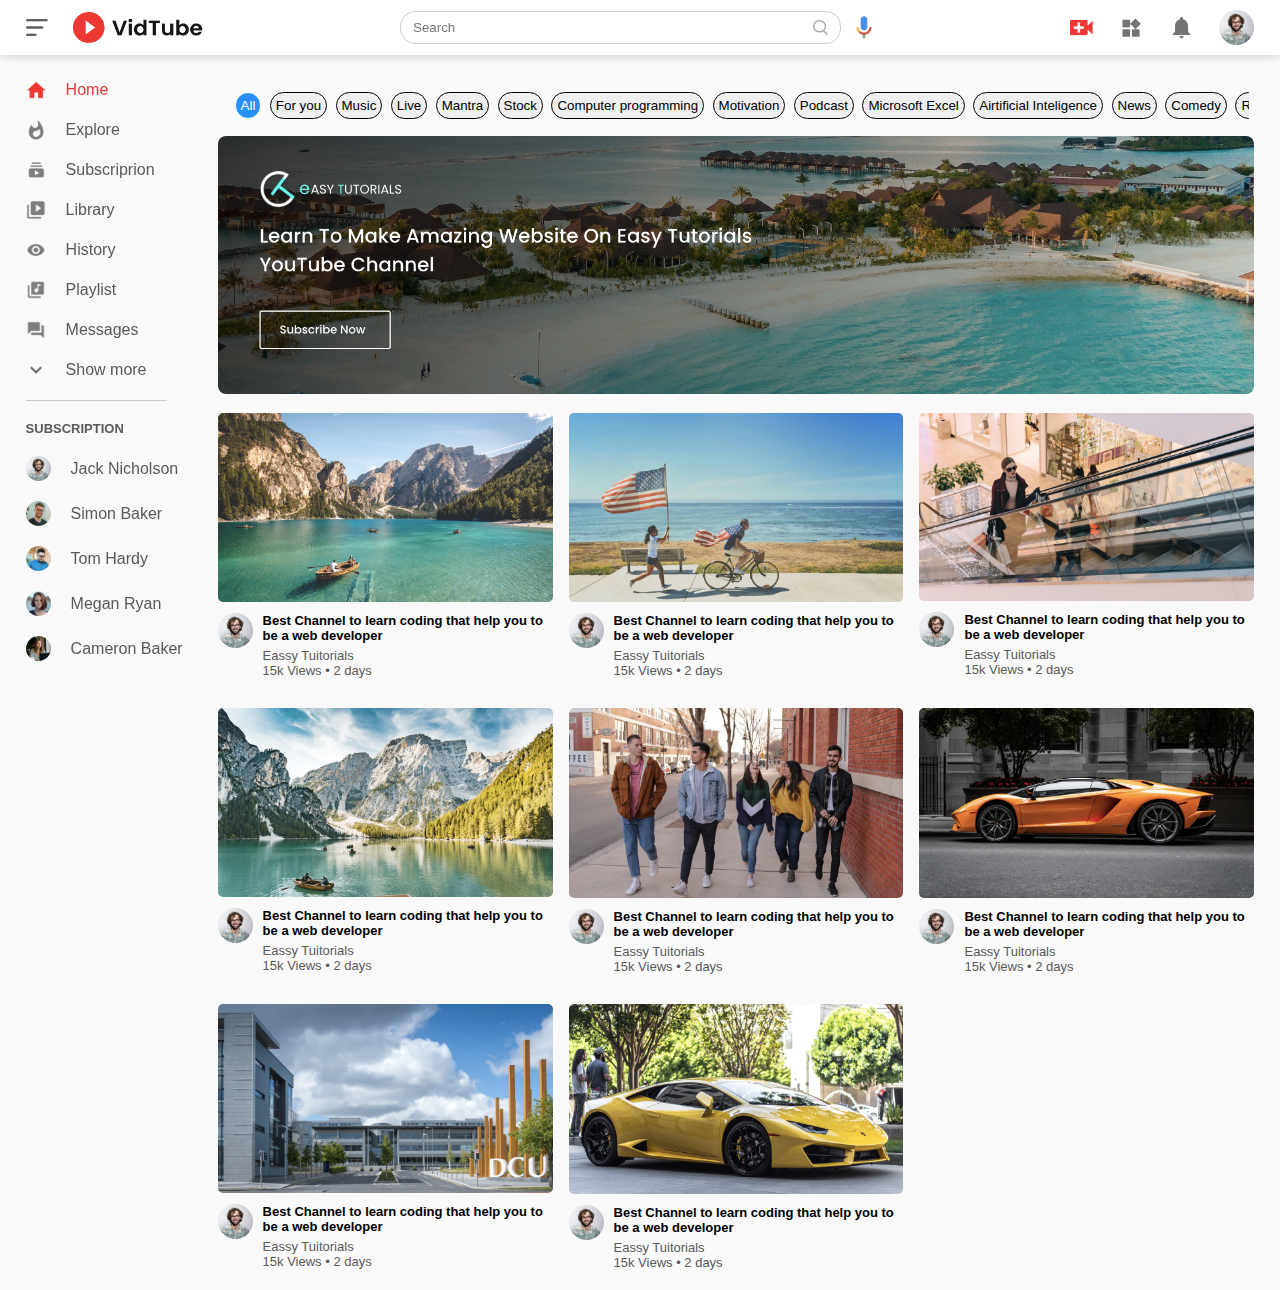
<file: index.html>
<!DOCTYPE html>
<html lang="en">
<head>
    <meta charset="UTF-8">
    <meta http-equiv="X-UA-Compatible" content="IE=edge">
    <meta name="viewport" content="width=device-width, initial-scale=1.0">
    <title>VidTude Clone</title>
    <link rel="stylesheet" href="style.css">
</head>
<body>

    <!-- ----------- nav-bar---------- -->

    <nav class="flex-div">
        <div class="nav-left flex-div">
            <img src="images/menu.png" class="menu-icon">
            <img src="images/logo.png" class="logo">
        </div>
        <div class="nav-middle flex-div">
            <div class="search-box flex-div">
                <input type="text" placeholder="Search">
                <img src="images/search.png">
            </div>
            <img src="images/voice-search.png" class="mic-icon">
        </div>
        <div class="nav-right flex-div">
            <img src="images/upload.png">
            <img src="images/more.png">
            <img src="images/notification.png">
            <img src="images/Jack.png" class="user-icon">
        </div>
    </nav>

  <!-- ---------side bar--------- -->

     <div class="sidebar">
        <div class="shortcut-links">
            <a href=""><img src="images/home.png"><p>Home</p></a>
            <a href=""><img src="images/explore.png"><p>Explore</p></a>
            <a href=""><img src="images/subscriprion.png"><p>Subscriprion</p></a>
            <a href=""><img src="images/library.png"><p>Library</p></a>
            <a href=""><img src="images/history.png"><p>History</p></a>
            <a href=""><img src="images/playlist.png"><p>Playlist</p></a>
            <a href=""><img src="images/messages.png"><p>Messages</p></a>
            <a href=""><img src="images/show-more.png"><p>Show more</p></a>
         <hr>
        </div>
        <div class="subscribed-list">
            <h3>SUBSCRIPTION</h3>
            <a href=""><img src="images/Jack.png"><p>Jack Nicholson</p></a>
            <a href=""><img src="images/simon.png"><p>Simon Baker</p></a>
            <a href=""><img src="images/tom.png"><p>Tom Hardy</p></a>
            <a href=""><img src="images/megan.png"><p>Megan Ryan</p></a>
            <a href=""><img src="images/cameron.png"><p>Cameron Baker</p></a>
            
        </div>
     </div>

     <!-- -----------main----------- -->
      
         <div class="container">
            <div class="items"  >
                <button class="all">All</button>
                <button class="item">For you</button>
                <button class="item">Music</button>
                <button class="item">Live</button>
                <button class="item">Mantra</button>
                <button class="item">Stock</button>
                <button class="item">Computer programming</button>
                <button class="item">Motivation</button>
                <button class="item">Podcast</button>
                <button class="item">Microsoft Excel</button>
                <button class="item">Airtificial Inteligence</button>
                <button class="item">News</button>
                <button class="item">Comedy</button>
                <button class="item">Recently watched</button>
                <button class="item">Watched</button>
                <button class="item">New to you</button>
                <button class="item">Horror</button>
                <button class="item">Item</button>
            </div>
            <div class="banner">
                <img src="images/banner.png">
            </div>
            <div class="list-container">
                <div class="vid-list">
                    <a href="play-video.html"><img src="images/thumbnail1.png" class="thumbnail"></a>
                    <div class="flex-div">
                        <img src="images/Jack.png">
                        <div class="vid-info">
                            <a href="play-video.html"> Best Channel to learn coding that help you to be a web developer</a>
                            <p>Eassy Tuitorials</p>
                            <p>15k Views &bull; 2 days</p>
                        </div>
                    </div>
                </div>
                <div class="vid-list">
                    <a href=""><img src="images/thumbnail2.png" class="thumbnail"></a>
                    <div class="flex-div">
                        <img src="images/Jack.png">
                        <div class="vid-info">
                            <a href=""> Best Channel to learn coding that help you to be a web developer</a>
                            <p>Eassy Tuitorials</p>
                            <p>15k Views &bull; 2 days</p>
                        </div>
                    </div>
                </div>
                <div class="vid-list">
                    <a href=""><img src="images/thumbnail3.png" class="thumbnail"></a>
                    <div class="flex-div">
                        <img src="images/Jack.png">
                        <div class="vid-info">
                            <a href=""> Best Channel to learn coding that help you to be a web developer</a>
                            <p>Eassy Tuitorials</p>
                            <p>15k Views &bull; 2 days</p>
                        </div>
                    </div>
                </div>
                <div class="vid-list">
                    <a href=""><img src="images/thumbnail4.png" class="thumbnail"></a>
                    <div class="flex-div">
                        <img src="images/Jack.png">
                        <div class="vid-info">
                            <a href=""> Best Channel to learn coding that help you to be a web developer</a>
                            <p>Eassy Tuitorials</p>
                            <p>15k Views &bull; 2 days</p>
                        </div>
                    </div>
                </div>
                <div class="vid-list">
                    <a href=""><img src="images/thumbnail5.png" class="thumbnail"></a>
                    <div class="flex-div">
                        <img src="images/Jack.png">
                        <div class="vid-info">
                            <a href=""> Best Channel to learn coding that help you to be a web developer</a>
                            <p>Eassy Tuitorials</p>
                            <p>15k Views &bull; 2 days</p>
                        </div>
                    </div>
                </div>
                <div class="vid-list">
                    <a href=""><img src="images/thumbnail6.png" class="thumbnail"></a>
                    <div class="flex-div">
                        <img src="images/Jack.png">
                        <div class="vid-info">
                            <a href=""> Best Channel to learn coding that help you to be a web developer</a>
                            <p>Eassy Tuitorials</p>
                            <p>15k Views &bull; 2 days</p>
                        </div>
                    </div>
                </div>
                <div class="vid-list">
                    <a href=""><img src="images/thumbnail7.png" class="thumbnail"></a>
                    <div class="flex-div">
                        <img src="images/Jack.png">
                        <div class="vid-info">
                            <a href=""> Best Channel to learn coding that help you to be a web developer</a>
                            <p>Eassy Tuitorials</p>
                            <p>15k Views &bull; 2 days</p>
                        </div>
                    </div>
                </div>
                <div class="vid-list">
                    <a href=""><img src="images/thumbnail8.png" class="thumbnail"></a>
                    <div class="flex-div">
                        <img src="images/Jack.png">
                        <div class="vid-info">
                            <a href=""> Best Channel to learn coding that help you to be a web developer</a>
                            <p>Eassy Tuitorials</p>
                            <p>15k Views &bull; 2 days</p>
                        </div>
                    </div>
                </div>
            </div>
         </div>


<script src="script.js"></script>
</body>
</html>
</file>
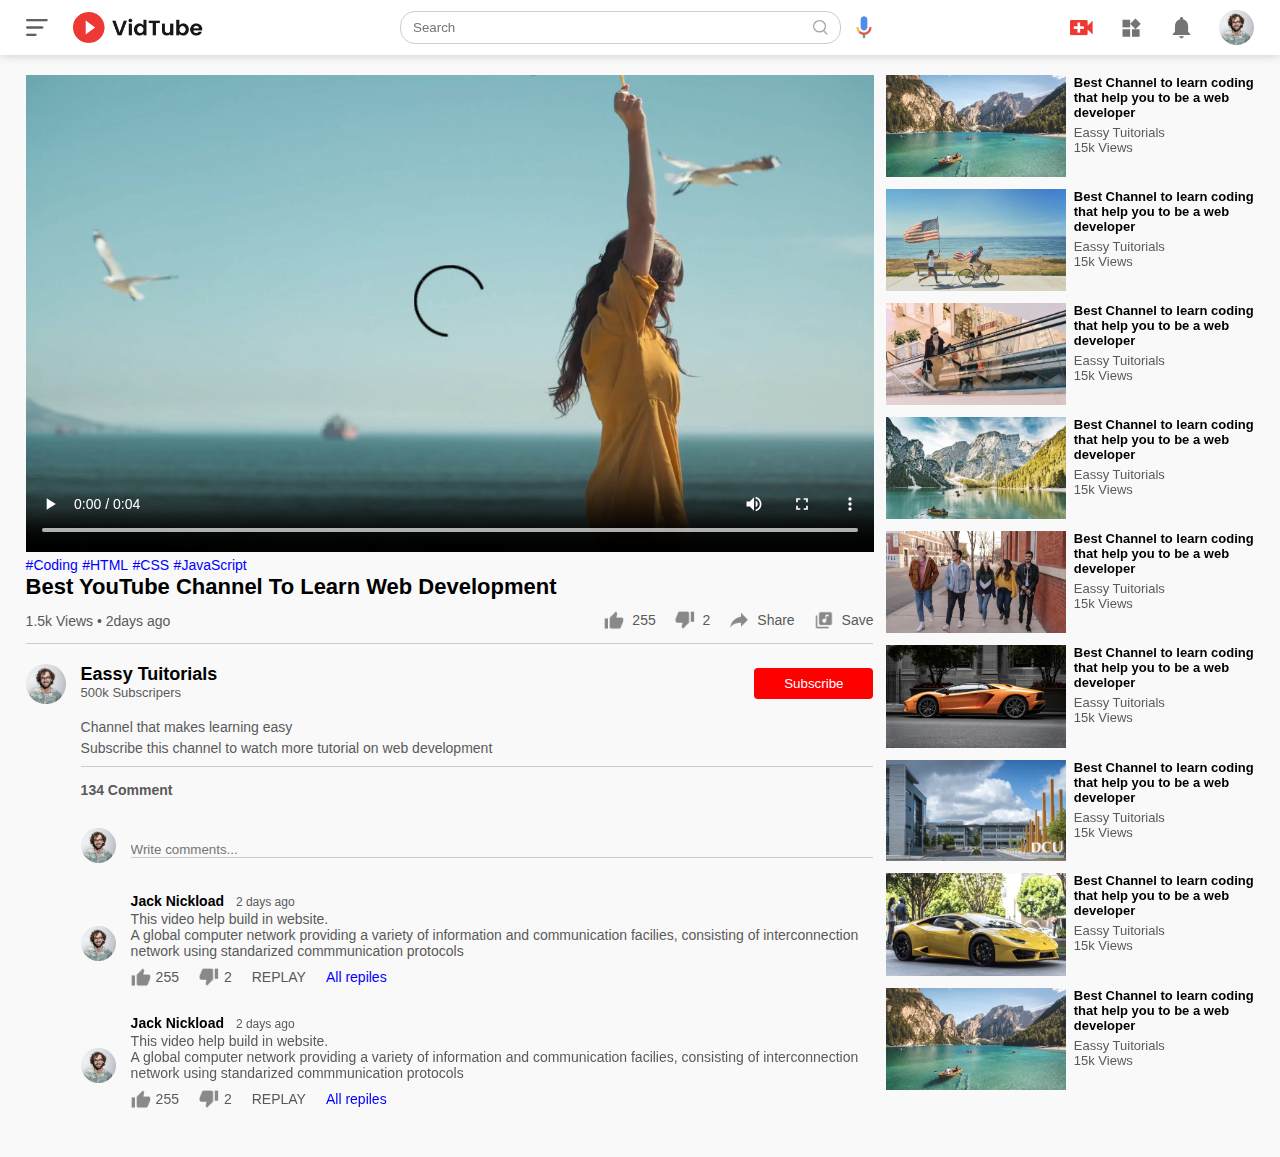
<file: play-video.html>
<!DOCTYPE html>
<html lang="en">
<head>
    <meta charset="UTF-8">
    <meta http-equiv="X-UA-Compatible" content="IE=edge">
    <meta name="viewport" content="width=device-width, initial-scale=1.0">
    <title>Play video - YouTube Clone</title>
    <link rel="stylesheet" href="style.css">
</head>
<body>
        <!-- --------------- nav bar ------------  -->

    <nav class="flex-div">
        <div class="nav-left flex-div">
            <img src="images/menu.png" class="menu-icon">
            <img src="images/logo.png" class="logo">
        </div>
        <div class="nav-middle flex-div">
            <div class="search-box flex-div">
                <input type="text" placeholder="Search">
                <img src="images/search.png">
            </div>
            <img src="images/voice-search.png" class="mic-icon">
        </div>
        <div class="nav-right flex-div">
            <img src="images/upload.png">
            <img src="images/more.png">
            <img src="images/notification.png">
            <img src="images/Jack.png" class="user-icon">
        </div>
    </nav>

        <!-- -------------- container --------------  -->

    <div class="container play-container">
        <div class="row">

            <div class="play-video">
                <video controls>
                    <source src="images/video.mp4" type="video/mp4">
                </video>
                <div class="tags">
                    <a href="">#Coding</a> <a href=""> #HTML</a> <a href=""> #CSS</a> <a href=""> #JavaScript</a>
                </div>
                <h3>Best YouTube Channel To Learn Web Development</h3>
                <div class="play-video-info">
                  <p>1.5k Views &bull; 2days ago</p>
                  <div>
                    <a href=""><img src="images/like.png">255</a>
                    <a href=""><img src="images/dislike.png">2</a>
                    <a href=""><img src="images/share.png">Share</a>
                    <a href=""><img src="images/save.png">Save</a>
                  </div>
                </div>
                <hr>
                <div class="publisher">
                  <img src="images/Jack.png">
                  <div>
                    <p>Eassy Tuitorials</p>
                    <span>500k Subscripers</span>
                  </div>
                  <button type="button">Subscribe</button>
                </div>
                <div class="vid-description">
                  <p>Channel that makes learning easy</p>
                  <p>Subscribe this channel to watch more tutorial on web development</p>
                  <hr>
                  <h4>134 Comment</h4>

                  <div class="add-comment">
                    <img src="images/Jack.png">
                    <input type="text" placeholder="Write comments...">
                  </div>
                  <div class="old-comment">
                    <img src="images/Jack.png">
                    <div>
                      <h3>Jack Nickload <span> 2 days ago </span></h3>
                      <p>This video help build in website.<br>A global computer network providing a variety of information and communication facilies, consisting of interconnection network using standarized commmunication protocols</p>
                      <div class="comment-action">
                        <img src="images/like.png">
                        <span>255</span>
                        <img src="images/dislike.png">
                        <span>2</span>
                        <span>REPLAY</span>
                        <a href="">All repiles</a>
                      </div>
                    </div> 
                  </div>

                  <div class="old-comment">
                    <img src="images/Jack.png">
                    <div>
                      <h3>Jack Nickload <span> 2 days ago </span></h3>
                      <p>This video help build in website.<br>A global computer network providing a variety of information and communication facilies, consisting of interconnection network using standarized commmunication protocols</p>
                      <div class="comment-action">
                        <img src="images/like.png">
                        <span>255</span>
                        <img src="images/dislike.png">
                        <span>2</span>
                        <span>REPLAY</span>
                        <a href="">All repiles</a>
                      </div>
                    </div>                   
                  </div>

                </div>

            </div>

            <div class="right-sidebar">

                <div class="side-video-list">
                    <a href="" class="small-thumbnail"><img src="images/thumbnail1.png"></a>
                  <div class="vid-info">
                    <a href=""> Best Channel to learn coding that help you to be a web developer</a>
                    <p>Eassy Tuitorials</p>
                    <p>15k Views</p>
                  </div>
                </div> 
                <div class="side-video-list">
                    <a href="" class="small-thumbnail"><img src="images/thumbnail2.png"></a>
                  <div class="vid-info">
                    <a href=""> Best Channel to learn coding that help you to be a web developer</a>
                    <p>Eassy Tuitorials</p>
                    <p>15k Views</p>
                  </div>
                </div>
                <div class="side-video-list">
                    <a href="" class="small-thumbnail"><img src="images/thumbnail3.png"></a>
                  <div class="vid-info">
                    <a href=""> Best Channel to learn coding that help you to be a web developer</a>
                    <p>Eassy Tuitorials</p>
                    <p>15k Views</p>
                  </div>
                </div>
                <div class="side-video-list">
                    <a href="" class="small-thumbnail"><img src="images/thumbnail4.png"></a>
                  <div class="vid-info">
                    <a href=""> Best Channel to learn coding that help you to be a web developer</a>
                    <p>Eassy Tuitorials</p>
                    <p>15k Views</p>
                  </div>
                </div>
                <div class="side-video-list">
                    <a href="" class="small-thumbnail"><img src="images/thumbnail5.png"></a>
                  <div class="vid-info">
                    <a href=""> Best Channel to learn coding that help you to be a web developer</a>
                    <p>Eassy Tuitorials</p>
                    <p>15k Views</p>
                  </div>
                </div>
                <div class="side-video-list">
                    <a href="" class="small-thumbnail"><img src="images/thumbnail6.png"></a>
                  <div class="vid-info">
                    <a href=""> Best Channel to learn coding that help you to be a web developer</a>
                    <p>Eassy Tuitorials</p>
                    <p>15k Views</p>
                  </div>
                </div>
                <div class="side-video-list">
                    <a href="" class="small-thumbnail"><img src="images/thumbnail7.png"></a>
                  <div class="vid-info">
                    <a href=""> Best Channel to learn coding that help you to be a web developer</a>
                    <p>Eassy Tuitorials</p>
                    <p>15k Views</p>
                  </div>
                </div>
                <div class="side-video-list">
                    <a href="" class="small-thumbnail"><img src="images/thumbnail8.png"></a>
                  <div class="vid-info">
                    <a href=""> Best Channel to learn coding that help you to be a web developer</a>
                    <p>Eassy Tuitorials</p>
                    <p>15k Views</p>
                  </div>
                </div>
                <div class="side-video-list">
                    <a href="" class="small-thumbnail"><img src="images/thumbnail1.png"></a>
                  <div class="vid-info">
                    <a href=""> Best Channel to learn coding that help you to be a web developer</a>
                    <p>Eassy Tuitorials</p>
                    <p>15k Views</p>
                  </div>
                </div>


            </div>

        </div>
    </div>
</body>
</html>
</file>
<file: style.css>
*{
    margin: 0;
    padding: 0;
    font-family: 'poppins', sans-serif;
    box-sizing: border-box;
    
}
a {
    text-decoration: none;
    color: #5a5a5a;
}
img{
    cursor: pointer;
}
.flex-div{
    display: flex;
    align-items: center;
}
nav{
    padding: 10px 2%;
    justify-content: space-between;
    box-shadow: 0 0 10px rgba(0, 0, 0, 0.2);
    background-color: #fff;
    position: sticky;
    top: 0;
    z-index: 10;
    
}
.nav-right img{
    width: 25px;
    margin-right: 25px;
}
.nav-right .user-icon{
    width: 35px;
    border-radius: 50%;
    margin-right: 0;
}
.nav-left .menu-icon{
    width: 22px;
    margin-right: 25px;
    color: #fff;
}
.nav-left .logo{
    width: 130px;
    
}
.nav-middle .mic-icon{
    width: 16px;
}
.nav-middle .search-box{
    border: 1px solid #ccc;
    margin-right: 15px;
    padding: 8px 12px;
    border-radius: 15px;
}
.nav-middle .search-box input{
    width: 400px;
    border: 0;
    outline: 0;
    background: transparent;
}
.nav-middle .search-box img{
    width: 15px;
}

/* ---------sidebar---------- */

.sidebar{
    
    width: 15%;
    height: 100vh;
    position: fixed;
    top: 0;
    padding-left: 2%;
    padding-top: 80px;
}
.shortcut-links a img{
    width: 20px;
    margin-right: 20px;
}
.shortcut-links a{
    display: flex;
    align-items: center;
    margin-bottom: 20px;
    width: fit-content;
    flex-wrap: wrap;
}
.shortcut-links a:first-child{
    color: #ed3833;
}
.sidebar hr{
    border: 0; 
    height: 1px;
    background: #ccc;
    width: 85%;
} 
.subscribed-list h3{
    font-size: 13px;
    margin: 20px 0;
    color: #5a5a5a;
}
.subscribed-list a{
    display: flex;
    align-items: center;
    margin-bottom: 20px;
    width: fit-content;
    flex-wrap: wrap;
}
.subscribed-list a img{
    width: 25px;
    border-radius: 50%;
    margin-right: 20px;
}
.small-sidebar{
    width: 5%;
}
.small-sidebar a p{
    display: none;
}
.small-sidebar h3{
    display: none;
}
.small-sidebar hr{
    width: 50%;
    margin-bottom: 25px;
}
   /*---------- Main Part ----------*/
.container{
    background-color: #f9f9f9;
    padding-left: 17%;
    padding-right: 2%;
    padding-top: 20px;
    padding-bottom: 20px;
}
.items{
    margin: 5px;
    padding: 10px;
    white-space: nowrap;
    overflow-x: scroll;
    
}
.all, .item{
    margin: 2px;
    padding: 5px;
    border: 1px solid;
    border-radius: 20px;
    cursor: pointer;
}
.active, .all,.item:hover {
    background-color: #288ff6;
    color: #fff;
}
    /* this is hide your scrollbar */
::-webkit-scrollbar {     
    display: none;
}
.large-container{
    padding-left: 7%;
}
.banner{
    width: 100%;
}
.banner img{
    width: 100%;
    border-radius: 8px;
}
.list-container{
    display: grid;
    grid-template-columns: repeat(auto-fit, minmax(250px, 1fr));
    grid-column-gap: 16px;
    grid-row-gap: 30px;
    margin-top: 15px;
}
.vid-list .thumbnail{
    width: 100%;
    border-radius: 5px; 
}
.vid-list .flex-div{
    align-items: flex-start;
    margin-top: 7px;
}
.vid-list .flex-div img{
    width: 35px;
    margin-right: 10px;
    border-radius: 50%;
}
.vid-info{
    color: #5a5a5a;
    font-size: 13px;
}
.vid-info a{
    color: #000;
    font-weight: 600;
    display: block;
    margin-bottom: 5px;
}

@media (max-width: 900px){
    .menu-icon{
        display: none;
    }
    .sidebar{
        display: none;
    }
    .container, .large-container{
        padding-left: 5%;
        padding-right: 5%;
    }
    .nav-right img{
        display: none;
    }
    .nav-right .user-icon{
        display: block;
        width: 30px;
    }
    .nav-middle .search-box input{
        width: 100px;
    }
    .nav-middle .mic-icon{
        display: none;
    }
    .logo{
        width: 90px; 
    }
}

/* -----------play-video page ---------- */

.play-container{
    padding-left: 2%;
}
.row{
    display: flex;
    justify-content: space-between;
    flex-wrap: wrap;
}
.play-video{
    flex-basis: 69%;
}
.right-sidebar{
    flex-basis: 30%;
}
.play-video video{
    width: 100%;
}

.side-video-list{
    display: flex;
    justify-content: space-between;
    margin-bottom: 8px;
}
.side-video-list img{
    width: 100%;
}
.side-video-list .small-thumbnail{
    flex-basis: 49%;
}
.side-video-list .vid-info{
    flex-basis: 49%;
}
.play-video .tags a{
    color: #0000ff;
    font-size: 14px;
}
.play-video h3{
    font-weight: 600;
    font-size: 22px;
}
.play-video .play-video-info{
    display: flex;
    align-items: center;
    justify-content: space-between;
    flex-wrap: wrap;
    margin-top: 10px;
    font-size: 14px;
    color: #5a5a5a;
}
.play-video .play-video-info a img{
    width: 20px;
    margin-right: 8px;
}
.play-video .play-video-info a{
    display: inline-flex;
    align-items: center;
    margin-left: 15px;
}
.play-video hr{
    border: 0;
    height: 1px;
    background: #ccc;
    margin: 10px 0;
}
.publisher{
    display: flex;
    align-items: center;
    margin-top: 20px;
}
.publisher div{
    flex: 1;
    line-height: 18px;
}
.publisher img{
    width: 40px;
    border-radius: 50%;
    margin-right: 15px;
}
.publisher div p{
    color: #000;
    font-weight: 600;
    font-size: 18px;
}
.publisher div span{
    font-size: 13px;
    color: #5a5a5a;
}
.publisher button{
    background: red;
    color: #fff;
    padding: 8px 30px;
    border: 0;
    outline: 0;
    border-radius: 4px;
    cursor: pointer;
}
.vid-description{
    padding-left: 55px;
    margin: 15px 0;
}
.vid-description p{
    font-size: 14px;
    margin-bottom: 5px;
    color: #5a5a5a;
}
.vid-description h4{
    font-size: 14px;
    color: #5a5a5a;
    margin-top: 15px;
}
.add-comment{
    display: flex;
    align-items: center;
    margin: 30px 0;
}
.add-comment img{
    width: 35px;
    border-radius: 50%;
    margin-right: 15px;
}
.add-comment input{
    border: 0;
    outline: 0;
    border-bottom: 1px solid #ccc;
    width: 100%;
    padding-top: 10px;
    background: transparent;
}
.old-comment{
    display: flex;
    align-items: center;
    margin: 20px 0;
}
.old-comment img{
    width: 35px;
    border-radius: 50%;
    margin-right: 15px;
}
.old-comment h3{
    font-size: 14px;
    margin-bottom: 2px;
}
.old-comment h3 span{
    font-size: 12px;
    color: #5a5a5a;
    font-weight: 500;
    margin-left: 8px;
}
.old-comment .comment-action {
    display: flex;
    align-items: center;
    margin: 8px 0;
    font-size: 14px;
}
.old-comment .comment-action img{
    border-radius: 0;
    width: 20px;
    margin-right: 5px;
}
.old-comment .comment-action span{
    margin-right: 20px;
    color: #5a5a5a;
}
.old-comment .comment-action a{
    color: #0000ff;
}

@media (max-width:900px){
    .play-video{
        flex-basis: 100%;
    }
    .right-sidebar{
        flex-basis: 100%;
    }
    .play-container{
        padding-left: 5%;
    }
    .vid-description{
        padding-left: 0;
    }
    .play-video .play-video-info a{
        margin-left: 0;
        margin-right: 15px;
        margin-top: 15px;
    }
}
</file>
